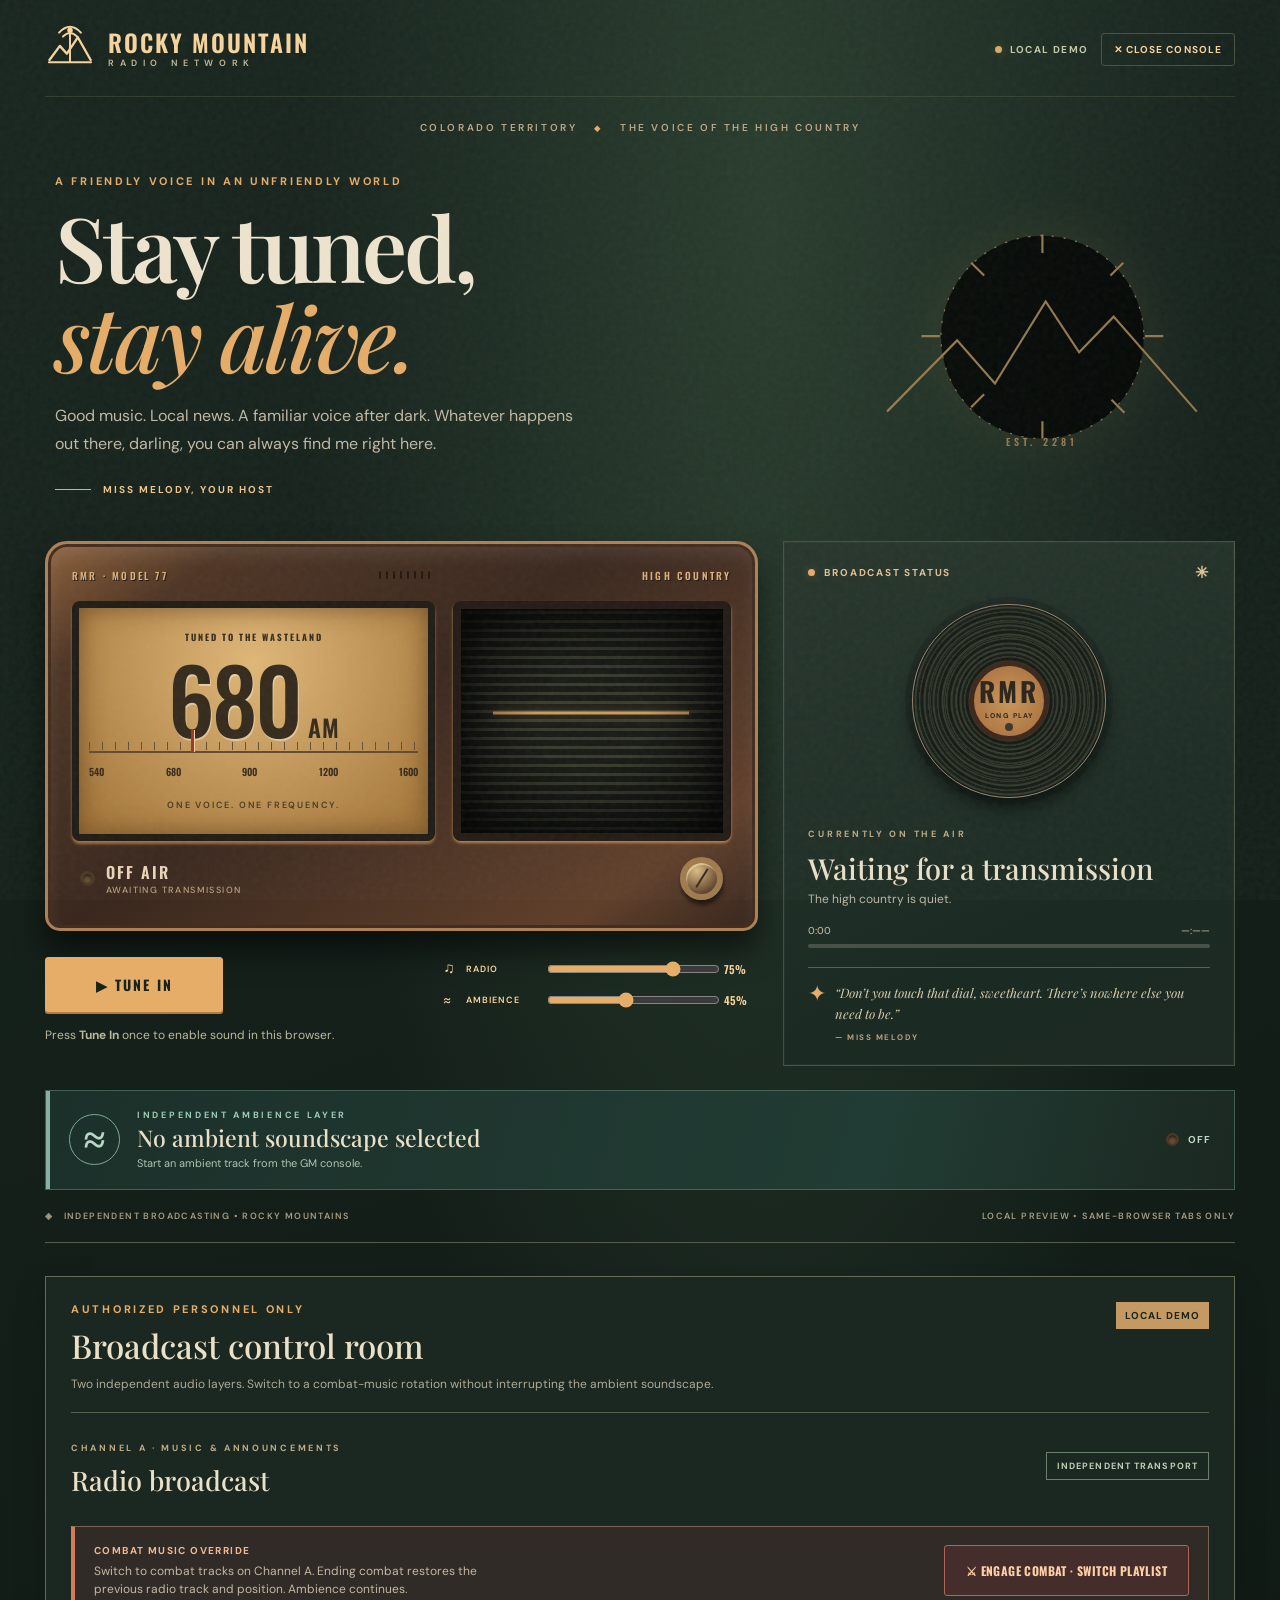
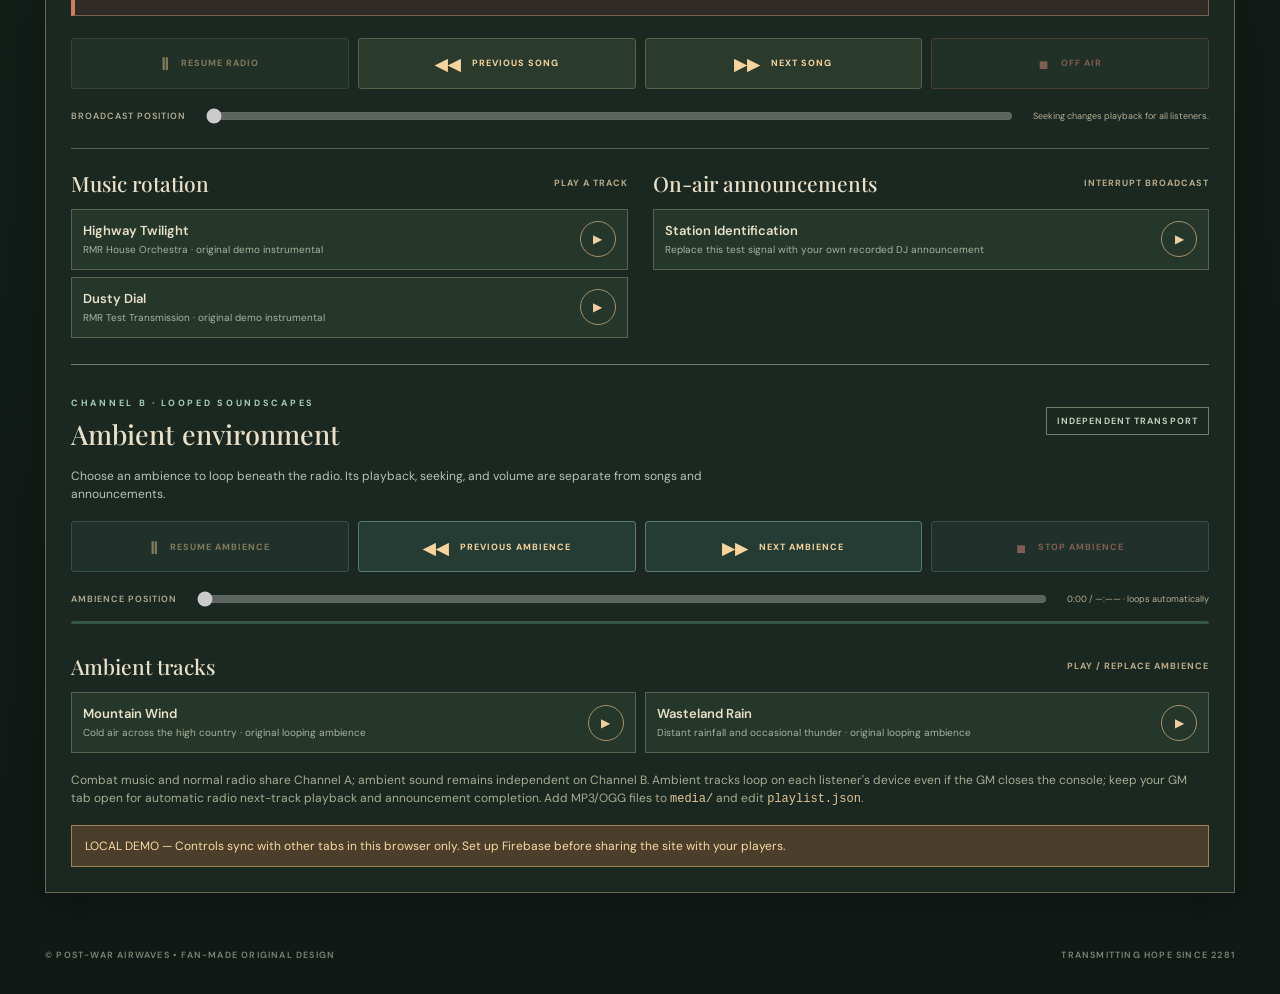
<file: rocky-mountain-radio-combat-mode-github-pages/index.html>
<!doctype html>
<html lang="en">
<head>
  <meta charset="utf-8">
  <meta name="viewport" content="width=device-width, initial-scale=1">
  <meta name="theme-color" content="#141a18">
  <meta name="description" content="Rocky Mountain Radio. One frequency, one shared broadcast, anywhere in the wasteland.">
  <title>Rocky Mountain Radio · The Voice of the High Country</title>
  <link rel="icon" type="image/svg+xml" href="favicon.svg">
  <link rel="stylesheet" href="styles.css">
</head>
<body>
  <div class="noise" aria-hidden="true"></div>
  <main class="shell">
    <header class="site-header">
      <a class="brand" href="./" aria-label="Rocky Mountain Radio home">
        <span class="brand-mark" aria-hidden="true">
          <svg viewBox="0 0 64 64" fill="none"><path d="M5 47 19 28l9 10L42 17l17 30" stroke="currentColor" stroke-width="3" stroke-linejoin="round"/><path d="M5 49h54M32 47V8M23 16q9-9 18 0M18 11q14-15 28 0" stroke="currentColor" stroke-width="2.5" stroke-linecap="round"/><circle cx="32" cy="8" r="3.5" fill="currentColor"/></svg>
        </span>
        <span><strong>ROCKY MOUNTAIN</strong><small>R A D I O &nbsp; N E T W O R K</small></span>
      </a>
      <div class="header-actions">
        <span id="connectionBadge" class="connection-badge"><span class="dot"></span> INITIALIZING</span>
        <button id="gmAccessButton" class="button button-quiet button-small" type="button">⚙ GM ACCESS</button>
      </div>
    </header>

    <div class="eyebrow"><span>COLORADO TERRITORY</span><span class="separator">◆</span><span>THE VOICE OF THE HIGH COUNTRY</span></div>
    <section class="hero">
      <div class="hero-copy">
        <p class="overline">A FRIENDLY VOICE IN AN UNFRIENDLY WORLD</p>
        <h1>Stay tuned,<br><em>stay alive.</em></h1>
        <p>Good music. Local news. A familiar voice after dark. Whatever happens out there, darling, you can always find me right here.</p>
        <div class="host-signoff"><span class="host-line"></span> MISS MELODY, YOUR HOST</div>
      </div>
      <div class="sunburst" aria-hidden="true">
        <svg viewBox="0 0 310 220"><circle cx="156" cy="115" r="71" stroke="currentColor" stroke-width="1"/><circle cx="156" cy="115" r="94" stroke="currentColor" stroke-width="1" stroke-dasharray="2 9"/><path d="M12 184 77 118l35 40 47-76 31 47 32-33 77 88" stroke="currentColor" stroke-width="2" fill="none"/><path d="M156 20v17M156 193v16M61 114H44M268 114h-17M90 46l12 12M220 173l12 12M90 180l12-12M219 58l12-12" stroke="currentColor" stroke-width="2"/></svg>
        <span>EST. 2281</span>
      </div>
    </section>

    <section class="main-grid" aria-label="Radio player and station information">
      <div class="receiver-wrap">
        <div class="receiver">
          <div class="receiver-top"><span>RMR · MODEL 77</span><div class="receiver-vents" aria-hidden="true"><i></i><i></i><i></i><i></i><i></i><i></i><i></i><i></i></div><span>HIGH COUNTRY</span></div>
          <div class="receiver-face">
            <div class="freq-panel">
              <span class="label-top">TUNED TO THE WASTELAND</span>
              <div class="freq-display"><span class="freq-number">680</span><span class="freq-unit">AM</span></div>
              <div class="freq-scale" aria-hidden="true"><div class="needle"></div><span>540</span><span>680</span><span>900</span><span>1200</span><span>1600</span></div>
              <p class="receiver-slogan">ONE VOICE. ONE FREQUENCY.</p>
            </div>
            <div class="speaker" aria-hidden="true"><div class="speaker-lines"></div><div class="speaker-center"><svg viewBox="0 0 100 60" preserveAspectRatio="none"><path id="wavePath" d="M0 30 L100 30" stroke="currentColor" stroke-width="2.8" fill="none"/></svg></div></div>
          </div>
          <div class="receiver-controls">
            <div class="broadcast-status"><span id="onAirLight" class="indicator-light"></span><div><strong id="radioState">OFF AIR</strong><small id="radioSubstate">AWAITING TRANSMISSION</small></div></div>
            <div class="dial-graphic" aria-hidden="true"><span></span></div>
          </div>
        </div>
        <div class="player-controls dual-mix-controls">
          <button id="tuneButton" class="button button-main" type="button"><span id="tuneIcon">▶</span> <span id="tuneLabel">TUNE IN</span></button>
          <div class="volume-stack" aria-label="Independent local volume controls">
            <div class="volume-group"><span aria-hidden="true">♫</span><label for="volumeSlider">RADIO</label><input id="volumeSlider" type="range" min="0" max="100" value="75" aria-label="Radio volume on this device"><output id="volumeLabel">75%</output></div>
            <div class="volume-group"><span aria-hidden="true">≈</span><label for="ambientVolumeSlider">AMBIENCE</label><input id="ambientVolumeSlider" type="range" min="0" max="100" value="45" aria-label="Ambience volume on this device"><output id="ambientVolumeLabel">45%</output></div>
          </div>
        </div>
        <div id="audioHint" class="audio-hint" role="status">Press <b>Tune In</b> once to enable sound in this browser.</div>
      </div>

      <aside class="info-panel">
        <div class="info-topline"><span class="live-dot"></span><span id="programLabel">BROADCAST STATUS</span><span class="info-star">✳</span></div>
        <div id="combatStatus" class="combat-status" hidden>⚠ COMBAT MODE ACTIVE · RADIO OVERRIDE</div>
        <div class="record-art" aria-hidden="true"><div class="record-ring r1"></div><div class="record-ring r2"></div><div class="record-ring r3"></div><div class="record-label"><span>RMR</span><small>LONG PLAY</small></div></div>
        <div class="now-playing"><span class="subheading">CURRENTLY ON THE AIR</span><h2 id="trackTitle">Waiting for a transmission</h2><p id="trackArtist">The high country is quiet.</p></div>
        <div class="progress-box"><div class="progress-meta"><span id="elapsedLabel">0:00</span><span id="durationLabel">—:——</span></div><div class="progress-track" aria-label="Broadcast progress"><div id="progressFill"></div></div></div>
        <div class="message-card"><span class="signal-symbol">✦</span><p id="stationMessage">“Don't you touch that dial, sweetheart. There's nowhere else you need to be.”</p><small>— MISS MELODY</small></div>
      </aside>
    </section>

    <section class="ambient-strip" aria-label="Ambient soundscape status">
      <div class="ambient-mark" aria-hidden="true">≈</div>
      <div class="ambient-text"><span class="subheading">INDEPENDENT AMBIENCE LAYER</span><strong id="ambientTitle">No ambient soundscape selected</strong><small id="ambientArtist">Start an ambient track from the GM console.</small></div>
      <div class="ambient-state-badge"><span id="ambientLive" class="indicator-light"></span><span id="ambientState">OFF</span></div>
    </section>

    <div class="bottom-bar"><span>◈ &nbsp; INDEPENDENT BROADCASTING • ROCKY MOUNTAINS</span><span id="modeDescription">LOCAL PREVIEW • SAME-BROWSER TABS ONLY</span></div>

    <section id="gmPanel" class="gm-panel" hidden aria-labelledby="gmTitle">
      <div class="gm-head"><div><p class="overline">AUTHORIZED PERSONNEL ONLY</p><h2 id="gmTitle">Broadcast control room</h2><p>Two independent audio layers. Switch to a combat-music rotation without interrupting the ambient soundscape.</p></div><div class="gm-head-actions"><span id="gmBadge" class="gm-badge">GM CONSOLE</span><button id="signOutButton" class="button button-quiet button-small" type="button" hidden>SIGN OUT</button></div></div>
      <div id="loginPanel" class="login-panel" hidden>
        <div><h3>Sign in as station director</h3><p>Listeners don't need an account or password. Only you need to sign in to change the broadcast.</p></div>
        <form id="loginForm" class="login-form">
          <label>Email<input id="gmEmail" type="email" autocomplete="username" required placeholder="you@example.com"></label>
          <label>Password<input id="gmPassword" type="password" autocomplete="current-password" required placeholder="••••••••"></label>
          <button type="submit" class="button button-main">UNLOCK CONSOLE</button>
        </form>
        <p id="loginError" class="form-error" role="alert"></p>
      </div>
      <div id="controlPanel" hidden>
        <div class="channel-title"><div><span class="subheading">CHANNEL A · MUSIC & ANNOUNCEMENTS</span><h3>Radio broadcast</h3></div><span class="channel-pill">INDEPENDENT TRANSPORT</span></div>
        <div class="combat-controls">
          <div><strong>COMBAT MUSIC OVERRIDE</strong><small>Switch to combat tracks on Channel A. Ending combat restores the previous radio track and position. Ambience continues.</small></div>
          <button id="combatToggle" class="button button-control combat-toggle" type="button" aria-pressed="false">⚔ ENGAGE COMBAT · SWITCH PLAYLIST</button>
        </div>
        <div class="gm-controls">
          <div class="control-buttons">
            <button id="pauseButton" class="button button-control" type="button">Ⅱ <span>PAUSE / RESUME</span></button>
            <button id="backButton" class="button button-control" type="button">◀◀ <span>PREVIOUS SONG</span></button>
            <button id="nextButton" class="button button-control" type="button">▶▶ <span>NEXT SONG</span></button>
            <button id="stopButton" class="button button-control danger" type="button">■ <span>OFF AIR</span></button>
          </div>
          <div class="scrub-row"><label for="gmSeek">BROADCAST POSITION</label><input type="range" id="gmSeek" min="0" max="1000" value="0" aria-label="Seek position for everyone"><small>Seeking changes playback for all listeners.</small></div>
          <div id="resumeNotice" class="resume-notice" hidden><span id="resumeNoticeText">ANNOUNCEMENT INTERRUPTING MUSIC</span><button id="resumeMusicButton" class="button button-outline button-small" type="button">END BULLETIN + RESUME MUSIC</button></div>
        </div>
        <div class="library-grid">
          <div class="library-column">
            <section id="normalMusicSection"><div class="library-title"><h3>Music rotation</h3><span>PLAY A TRACK</span></div><div id="musicList" class="track-list"></div></section>
            <section id="combatMusicSection" hidden><div class="library-title"><h3>Combat rotation</h3><span>COMBAT TRACKS</span></div><p class="combat-list-note">The combat playlist replaces regular music until you end combat.</p><div id="combatList" class="track-list"></div></section>
          </div>
          <div class="library-column"><div class="library-title"><h3>On-air announcements</h3><span>INTERRUPT BROADCAST</span></div><div id="announcementList" class="track-list"></div></div>
        </div>
        <section class="ambience-console" aria-label="Ambient soundscape controls">
          <div class="channel-title"><div><span class="subheading">CHANNEL B · LOOPED SOUNDSCAPES</span><h3>Ambient environment</h3></div><span class="channel-pill">INDEPENDENT TRANSPORT</span></div>
          <p class="console-intro">Choose an ambience to loop beneath the radio. Its playback, seeking, and volume are separate from songs and announcements.</p>
          <div class="control-buttons ambience-buttons">
            <button id="ambientPauseButton" class="button button-control" type="button">Ⅱ <span>PAUSE AMBIENCE</span></button>
            <button id="ambientBackButton" class="button button-control" type="button">◀◀ <span>PREVIOUS AMBIENCE</span></button>
            <button id="ambientNextButton" class="button button-control" type="button">▶▶ <span>NEXT AMBIENCE</span></button>
            <button id="ambientStopButton" class="button button-control danger" type="button">■ <span>STOP AMBIENCE</span></button>
          </div>
          <div class="scrub-row"><label for="ambientSeek">AMBIENCE POSITION</label><input type="range" id="ambientSeek" min="0" max="1000" value="0" aria-label="Seek ambience for everyone"><small><span id="ambientElapsedLabel">0:00</span> / <span id="ambientDurationLabel">—:——</span> · loops automatically</small></div>
          <div class="ambient-progress-track"><div id="ambientProgressFill"></div></div>
          <div class="library-title ambience-library-title"><h3>Ambient tracks</h3><span>PLAY / REPLACE AMBIENCE</span></div>
          <div id="ambienceList" class="track-list ambient-track-grid"></div>
        </section>
        <p class="gm-footnote">Combat music and normal radio share Channel A; ambient sound remains independent on Channel B. Ambient tracks loop on each listener's device even if the GM closes the console; keep your GM tab open for automatic radio next-track playback and announcement completion. Add MP3/OGG files to <code>media/</code> and edit <code>playlist.json</code>.</p>
      </div>
      <div id="demoWarning" class="demo-warning" hidden>LOCAL DEMO — Controls sync with other tabs in this browser only. Set up Firebase before sharing the site with your players.</div>
    </section>

    <footer class="footer"><span>© POST-WAR AIRWAVES • FAN-MADE ORIGINAL DESIGN</span><span>TRANSMITTING HOPE SINCE 2281</span></footer>
  </main>
  <div id="toast" class="toast" role="status" aria-live="polite"></div>
  <audio id="stationAudio" preload="auto"></audio>
  <audio id="ambientAudio" preload="auto" loop></audio>
  <script type="module" src="app.js"></script>
</body>
</html>
</file>
<file: rocky-mountain-radio-combat-mode-github-pages/styles.css>
@import url('https://fonts.googleapis.com/css2?family=DM+Sans:wght@400;500;600;700&family=Oswald:wght@400;500;600;700&family=Playfair+Display:ital,wght@0,500;0,600;1,500;1,600&display=swap');
:root{--bg:#111916;--green:#1a2923;--green2:#213129;--gold:#e6ad68;--gold2:#f7d49d;--cream:#eadfc7;--muted:#a79e8b;--line:#495044;--paper:#c8b993;--red:#e77e65;--shadow:rgba(0,0,0,.38)}
*{box-sizing:border-box}html{min-height:100%;scroll-behavior:smooth}body{margin:0;min-height:100vh;background:radial-gradient(ellipse at 60% 8%,#293d2e 0,transparent 43%),linear-gradient(160deg,#18251e,#101915 80%);color:var(--cream);font:15px/1.5 'DM Sans',Arial,sans-serif}button,input{font:inherit}button{cursor:pointer}button:disabled{opacity:.48;cursor:not-allowed}a{color:inherit}a:focus-visible,button:focus-visible,input:focus-visible{outline:2px solid var(--gold2);outline-offset:3px}[hidden]{display:none!important}.noise{position:fixed;inset:0;z-index:10;pointer-events:none;opacity:.13;background-image:url("data:image/svg+xml,%3Csvg viewBox='0 0 180 180' xmlns='http://www.w3.org/2000/svg'%3E%3Cfilter id='n'%3E%3CfeTurbulence type='fractalNoise' baseFrequency='.9' numOctaves='3' stitchTiles='stitch'/%3E%3C/filter%3E%3Crect width='100%25' height='100%25' filter='url(%23n)' opacity='.38'/%3E%3C/svg%3E")}.shell{width:min(1190px,calc(100% - 48px));margin:auto}.site-header{display:flex;align-items:center;justify-content:space-between;padding:24px 0 22px;border-bottom:1px solid #56604965;gap:15px}.brand{display:flex;align-items:center;gap:13px;text-decoration:none;color:var(--gold2);line-height:1}.brand-mark{display:flex;width:50px;height:50px;align-items:center}.brand-mark svg{width:100%;height:100%}.brand strong{display:block;white-space:nowrap;font:600 24px/1 'Oswald',sans-serif;letter-spacing:2px}.brand small{font:600 9px 'DM Sans',sans-serif;letter-spacing:1.8px;color:var(--paper)}.header-actions{display:flex;align-items:center;gap:12px}.connection-badge{display:inline-flex;align-items:center;gap:8px;font:700 10px 'DM Sans';letter-spacing:1.4px;color:#c5c9a9;white-space:nowrap}.dot,.live-dot{width:7px;height:7px;background:#d7ad65;border-radius:50%;box-shadow:0 0 9px #d7ad654e}.connection-badge.online .dot{background:#94d5a0;box-shadow:0 0 9px #94d5a078}.connection-badge.offline .dot{background:#df8478;box-shadow:0 0 9px #df84785a}.button{border:1px solid #867e61;background:transparent;color:var(--cream);border-radius:3px;padding:12px 18px;font:700 12px 'DM Sans';letter-spacing:1.1px;transition:background .18s,transform .18s,border-color .18s}.button:hover:not(:disabled){background:#e6ad681c;border-color:var(--gold2)}.button:active:not(:disabled){transform:translateY(1px)}.button-small{padding:9px 12px;font-size:10px}.button-quiet{border-color:#485046;color:var(--gold2)}.button-main{background:var(--gold);color:#18231c;border-color:var(--gold);box-shadow:0 2px 0 #b27b43;font:700 14px 'Oswald',sans-serif;letter-spacing:2px}.button-main:hover:not(:disabled){background:var(--gold2);color:#16211b}.button-outline{border-color:var(--gold);color:var(--gold2)}.eyebrow{display:flex;align-items:center;justify-content:center;gap:17px;margin:24px auto 0;color:#bba988;font:600 10px 'DM Sans';letter-spacing:2.6px;text-align:center}.separator{font-size:8px;color:var(--gold)}.hero{display:flex;align-items:center;justify-content:space-between;padding:40px 26px 45px 10px;gap:30px}.hero-copy{max-width:610px}.overline,.subheading{font:700 11px 'DM Sans',sans-serif;letter-spacing:2.7px;color:var(--gold)}h1,h2,h3,p{margin-top:0}.hero h1{font:600 clamp(54px,7vw,92px)/1.01 'Playfair Display',Georgia,serif;letter-spacing:-3px;margin:13px 0 20px;color:#eee4ce}.hero h1 em{font-weight:500;color:var(--gold)}.hero-copy>p:not(.overline){font:400 16px/1.75 'DM Sans',sans-serif;max-width:530px;color:#c0b9a4}.host-signoff{display:flex;align-items:center;gap:12px;color:#f0c68c;font:700 10px 'DM Sans',sans-serif;letter-spacing:2px;margin-top:25px}.host-line{height:1px;background:var(--gold);width:36px}.sunburst{min-width:260px;flex:0 0 29%;position:relative;color:#be955d;opacity:.74}.sunburst svg{width:100%;filter:drop-shadow(0 0 27px #dda86421)}.sunburst span{position:absolute;bottom:8px;left:50%;transform:translateX(-50%);font:600 10px 'Oswald';letter-spacing:4px;white-space:nowrap}.main-grid{display:grid;grid-template-columns:minmax(0,1.58fr) minmax(300px,1fr);gap:25px;align-items:stretch}.receiver-wrap{min-width:0}.receiver{padding:24px 24px 18px;border-radius:22px 22px 15px 15px;border:3px solid #ae8155;background:linear-gradient(145deg,#8b603a 0,#4e3524 15%,#3a281e 45%,#60402b 85%,#38271f 100%);box-shadow:inset 0 0 0 3px #422d20,inset 0 10px 18px #ffffff18,0 19px 30px #0008;min-height:390px}.receiver-top{display:flex;justify-content:space-between;align-items:center;color:#d9b07d;font:600 10px 'Oswald';letter-spacing:2.2px;text-shadow:1px 1px #23180f}.receiver-vents{display:flex;gap:5px;align-items:center}.receiver-vents i{width:2px;height:8px;background:#24170f;border-radius:4px}.receiver-face{display:grid;grid-template-columns:1.2fr .92fr;gap:18px;margin-top:18px;min-height:240px}.freq-panel{border:7px solid #201c16;border-radius:8px;background:radial-gradient(ellipse at 50% 25%,#e0b778 0%,#a7793c 90%);box-shadow:inset 0 0 24px #543719a8,0 3px 3px #a07044;display:flex;flex-direction:column;align-items:center;justify-content:center;padding:17px 10px;color:#352b1c;text-align:center}.label-top{font:700 9px 'Oswald';letter-spacing:2px;white-space:nowrap}.freq-display{display:flex;align-items:baseline;gap:8px;margin:9px 0 6px}.freq-number{font:500 clamp(62px,7vw,106px)/1 'Oswald';letter-spacing:-3px;text-shadow:1px 2px #fff6}.freq-unit{font:600 24px 'Oswald';letter-spacing:1px}.freq-scale{position:relative;width:100%;display:flex;justify-content:space-between;border-top:2px solid #5e4d34;padding-top:11px;font:600 10px 'Oswald'}.freq-scale:before{content:"";position:absolute;top:-11px;left:0;right:0;height:8px;background:repeating-linear-gradient(90deg,#645039 0 1px,transparent 1px 13px)}.needle{position:absolute;width:3px;background:#9b3927;box-shadow:1px 0 #f4d3a3;height:22px;top:-23px;left:31%}.receiver-slogan{font:600 9px 'DM Sans';letter-spacing:1.8px;margin:20px 0 0;opacity:.83}.speaker{position:relative;overflow:hidden;border:8px solid #241b16;border-radius:8px;background:repeating-linear-gradient(0deg,#181a15 0 3px,#383a2d 3px 6px,#181a15 6px 9px);box-shadow:inset 0 0 38px #050707,0 2px 3px #b88550}.speaker:after{content:"";position:absolute;inset:0;background:radial-gradient(ellipse,transparent 30%,#0009 90%);pointer-events:none}.speaker-center{width:75%;position:absolute;left:12%;top:33%;color:#e7ab65;opacity:.87;filter:drop-shadow(0 0 6px #efa96d94)}.speaker-center svg{width:100%;height:60px}.receiver-controls{display:flex;align-items:center;justify-content:space-between;padding:16px 8px 0}.broadcast-status{display:flex;align-items:center;gap:11px}.indicator-light{display:block;width:15px;height:15px;border:3px solid #4b3825;border-radius:50%;background:#624d35;box-shadow:inset 0 2px 3px #0009}.indicator-light.lit{background:#ef5a3d;box-shadow:0 0 14px #ee573d,inset 0 0 6px #ffe3a7}.broadcast-status strong{font:600 16px 'Oswald';letter-spacing:2px;color:#ead5b9;display:block}.broadcast-status small{font:500 9px 'DM Sans';letter-spacing:1.4px;color:#bba17e;display:block}.dial-graphic{height:43px;width:43px;border-radius:50%;border:6px solid #9f7b4d;background:radial-gradient(circle at 35% 25%,#dbbd86,#715437 65%,#44301f 90%);box-shadow:1px 5px 4px #0008,inset 1px 2px 1px #fce3ae9c;display:grid;place-items:center}.dial-graphic span{height:22px;width:2px;background:#3b291c;transform:rotate(32deg)}.player-controls{display:flex;align-items:center;justify-content:space-between;gap:18px;margin-top:26px}.player-controls .button-main{min-width:178px;padding:16px}.volume-group{display:flex;align-items:center;gap:9px;color:var(--gold2);min-width:0}.volume-group label{font:600 10px 'DM Sans';letter-spacing:1.8px}.volume-group output{font:600 11px 'Oswald';min-width:34px}.volume-group input{accent-color:var(--gold);width:100px;min-width:45px}.audio-hint{color:#b9ba9e;font-size:12px;margin-top:14px;min-height:19px}.audio-hint.warning{color:#f5b69d}.info-panel{border:1px solid #7377617c;padding:20px 24px 23px;background:linear-gradient(155deg,#28362c,#1b2b23 70%,#1d2922);box-shadow:inset 0 0 0 1px #ffffff08;display:flex;flex-direction:column;min-width:0}.info-topline{display:flex;align-items:center;gap:9px;color:#e2c191;font:700 10px 'DM Sans';letter-spacing:1.8px}.live-dot{background:#e9a96c}.info-star{margin-left:auto;font-size:16px}.record-art{width:194px;height:194px;border:1px solid #99866f;margin:21px auto 16px;border-radius:50%;position:relative;background:repeating-radial-gradient(circle,#182019 0 2px,#333b2e 3px 4px,#151a15 5px 7px,#323628 8px 9px);box-shadow:0 10px 18px #0008,0 0 0 7px #0002;animation:recordSpin 12s linear infinite;animation-play-state:paused}.record-art.spinning{animation-play-state:running}.record-ring{border:1px solid #88836e42;border-radius:50%;position:absolute;inset:17px}.record-ring.r2{inset:31px}.record-ring.r3{inset:43px}.record-label{background:radial-gradient(circle,#ca965b,#a46b39);border:5px solid #3d271b;inset:56px;position:absolute;display:flex;align-items:center;justify-content:center;flex-direction:column;border-radius:50%;color:#2b251c;text-align:center}.record-label span{font:700 27px 'Oswald';letter-spacing:3px}.record-label small{font:700 7px 'DM Sans';letter-spacing:1.1px}.record-label:after{content:"";background:#3e362b;width:8px;height:8px;border-radius:50%;margin-top:3px}@keyframes recordSpin{to{transform:rotate(360deg)}}.now-playing{margin-top:7px}.subheading{font-size:9px;color:#bfab82}.now-playing h2{font:500 clamp(22px,2.5vw,29px)/1.23 'Playfair Display';margin:8px 0 3px;overflow-wrap:anywhere}.now-playing p{color:#bcb7a6;font-size:12px;margin-bottom:0}.progress-box{margin:16px 0 19px}.progress-meta{display:flex;justify-content:space-between;color:#b9af93;font:500 10px 'DM Sans';margin-bottom:7px}.progress-track{height:4px;background:#485147;border-radius:4px;overflow:hidden}.progress-track>div{height:100%;width:0;background:var(--gold);transition:width .45s linear}.message-card{display:grid;grid-template-columns:20px 1fr;gap:0 7px;border-top:1px solid #5b604f;padding-top:15px;margin-top:auto}.signal-symbol{color:var(--gold);font-size:22px;grid-row:span 2;line-height:1}.message-card p{font:italic 13px/1.6 'Playfair Display',serif;color:#d6ccaa;margin:0}.message-card small{color:#b9a17e;font:700 8px 'DM Sans';letter-spacing:1.5px;margin-top:7px}.bottom-bar{display:flex;justify-content:space-between;gap:20px;padding:20px 0;color:#a49c83;font:600 9px 'DM Sans';letter-spacing:1.4px;border-bottom:1px solid #555c4c}.gm-panel{margin:33px 0;background:#1b2821;border:1px solid #666c55;padding:25px;box-shadow:0 11px 30px #0003}.gm-head{display:flex;justify-content:space-between;gap:20px;align-items:flex-start;border-bottom:1px solid #58604e;padding-bottom:19px}.gm-head .overline{margin:0 0 7px}.gm-head h2{font:500 33px 'Playfair Display';margin:0 0 8px}.gm-head p:not(.overline){color:#afa994;font-size:12px;margin:0}.gm-head-actions{display:flex;gap:10px;align-items:center}.gm-badge{background:#c59a62;color:#1a241b;font:700 10px 'DM Sans';letter-spacing:1px;padding:7px 9px}.login-panel{display:grid;grid-template-columns:1fr 1.1fr;gap:18px;padding:25px 0}.login-panel h3{font:500 23px 'Playfair Display';margin:0 0 7px}.login-panel p{color:#a9ac96;font-size:13px}.login-form{display:flex;flex-direction:column;gap:10px}.login-form label{display:flex;flex-direction:column;font:700 10px 'DM Sans';letter-spacing:1px;color:#cbad7d;gap:5px}.login-form input{background:#101a14;border:1px solid #68715b;border-radius:2px;color:#fff;padding:10px;min-width:0}.login-form button{align-self:flex-start}.form-error{color:#f2a18d;margin:6px 0}.gm-controls{padding:22px 0}.control-buttons{display:grid;grid-template-columns:repeat(4,1fr);gap:9px}.button-control{display:flex;align-items:center;justify-content:center;gap:11px;min-height:51px;background:#2a3b2e;border-color:#57614c;color:var(--gold2);font-family:'Oswald';font-size:16px}.button-control span{font:700 9px 'DM Sans';letter-spacing:1px}.button-control.danger{border-color:#85564e;color:#ef9789}.scrub-row{display:flex;align-items:center;gap:18px;margin:17px 0 0}.scrub-row label,.scrub-row small{color:#b4ad94;font:600 9px 'DM Sans';letter-spacing:1px;white-space:nowrap}.scrub-row input{accent-color:var(--gold);flex:1;min-width:0}.scrub-row small{font-weight:400;letter-spacing:0;white-space:normal}.resume-notice{margin-top:17px;padding:12px 14px;border:1px solid #aa7b49;display:flex;align-items:center;justify-content:space-between;gap:10px;font:700 10px 'DM Sans';letter-spacing:1px;color:#f1c58d}.library-grid{display:grid;grid-template-columns:1fr 1fr;gap:25px;border-top:1px solid #56624d;padding-top:20px}.library-column{min-width:0}.library-title{display:flex;justify-content:space-between;align-items:center;gap:10px}.library-title h3{font:500 21px 'Playfair Display';margin:0}.library-title span{font:700 9px 'DM Sans';letter-spacing:1px;color:#baab89;white-space:nowrap}.track-list{margin-top:12px;display:flex;flex-direction:column;gap:7px}.track-row{border:1px solid #58634f;background:#25372a;min-height:61px;display:flex;align-items:center;justify-content:space-between;padding:9px 11px;gap:8px}.track-row.active{border-color:#d5a76d;background:#354435}.track-info{min-width:0}.track-info strong{display:block;font:600 13px 'DM Sans';white-space:nowrap;overflow:hidden;text-overflow:ellipsis}.track-info small{display:block;color:#aab39f;font-size:10px;margin-top:3px;white-space:nowrap;overflow:hidden;text-overflow:ellipsis}.track-play{background:transparent;border:1px solid #a99169;color:#f2cf9e;min-width:36px;height:36px;border-radius:50%;font-size:12px}.track-play:hover{background:#e5b26d2a}.gm-footnote{color:#a9ac93;font-size:12px;margin:18px 0 0}.gm-footnote code{color:#e3c693}.demo-warning{margin-top:17px;background:#4b3f2b;border:1px solid #a08355;padding:11px 13px;color:#f8d9a3;font-size:12px}.footer{display:flex;justify-content:space-between;gap:10px;padding:23px 0 34px;color:#7d8574;font:600 9px 'DM Sans';letter-spacing:1.2px}.toast{position:fixed;z-index:20;bottom:22px;left:50%;transform:translate(-50%,20px);padding:13px 17px;border:1px solid var(--gold);background:#1f2d25;color:var(--cream);box-shadow:0 10px 25px #0008;max-width:min(480px,90vw);pointer-events:none;opacity:0;transition:transform .18s,opacity .18s;font-size:13px}.toast.visible{transform:translate(-50%,0);opacity:1}
@media(max-width:850px){.main-grid{grid-template-columns:1fr}.info-panel{display:grid;grid-template-columns:200px 1fr;gap:0 26px}.info-topline{grid-column:1/-1}.record-art{grid-row:span 3;margin:23px auto}.now-playing{margin-top:30px}.message-card{grid-column:1/-1;margin-top:16px}.progress-box{margin:12px 0}.hero{padding-right:0}.sunburst{min-width:175px}.control-buttons{grid-template-columns:1fr 1fr}}@media(max-width:600px){.shell{width:min(100% - 30px,480px)}.site-header{padding:16px 0;align-items:flex-start}.brand-mark{width:37px;height:37px}.brand{gap:7px}.brand strong{font-size:17px;letter-spacing:1.1px}.brand small{font-size:7px;letter-spacing:1px}.header-actions{align-items:flex-end;flex-direction:column;gap:6px}.connection-badge{font-size:8px;letter-spacing:0}.button-small{padding:6px 9px}.eyebrow{font-size:8px;gap:9px;letter-spacing:1px;margin-top:20px}.hero{padding:29px 0 34px}.hero h1{font-size:57px;letter-spacing:-2px}.hero-copy>p:not(.overline){font-size:14px}.hero .overline{font-size:9px;letter-spacing:1.2px}.sunburst{display:none}.receiver{padding:15px 13px;border-radius:15px;min-height:0}.receiver-top{font-size:8px}.receiver-face{gap:10px;grid-template-columns:1.24fr .8fr;min-height:175px;margin-top:13px}.freq-panel{border-width:5px;padding:10px 6px}.label-top{font-size:7px;letter-spacing:.6px}.freq-number{font-size:64px}.freq-unit{font-size:17px}.freq-scale{font-size:8px}.receiver-slogan{font-size:7px;letter-spacing:.5px;margin-top:12px}.speaker{border-width:5px}.speaker-center{top:30%}.receiver-controls{padding-top:13px}.player-controls{gap:7px}.player-controls .button-main{min-width:132px;padding:13px 9px}.volume-group{gap:5px}.volume-group label{display:none}.volume-group input{width:74px}.info-panel{grid-template-columns:135px 1fr;padding:16px;gap:0 13px}.record-art{width:122px;height:122px}.record-label{inset:34px;border-width:3px}.record-label span{font-size:16px}.record-label small{font-size:5px}.record-ring{inset:9px}.record-ring.r2{inset:16px}.record-ring.r3{inset:26px}.now-playing{margin-top:25px}.now-playing h2{font-size:20px}.now-playing p{font-size:11px}.progress-box{grid-column:2;align-self:start}.bottom-bar,.footer{flex-direction:column;font-size:8px;gap:9px}.gm-panel{padding:15px}.gm-head{flex-direction:column}.gm-head h2{font-size:25px}.login-panel,.library-grid{grid-template-columns:1fr}.library-grid{gap:25px}.scrub-row{flex-wrap:wrap;gap:9px}.scrub-row input{flex-basis:100%}.scrub-row small{display:none}.resume-notice{flex-direction:column;align-items:flex-start}.button-control{font-size:14px;gap:6px}.button-control span{font-size:8px}}
@media(prefers-reduced-motion:reduce){*,*:before,*:after{animation-duration:.01ms!important;transition-duration:.01ms!important}}

/* Second independent audio layer: a subtle status strip, dual mixer and GM deck. */
.dual-mix-controls{align-items:center;flex-wrap:wrap}
.volume-stack{display:flex;flex-direction:column;gap:9px;flex:1;min-width:190px;max-width:315px}
.volume-stack .volume-group{display:grid;grid-template-columns:17px 73px minmax(60px,1fr) 34px;gap:6px}
.volume-stack .volume-group label{display:block;font-size:9px;letter-spacing:1px}
.volume-stack .volume-group input{width:100%;min-width:55px}
.ambient-strip{display:flex;align-items:center;gap:17px;padding:18px 23px;margin-top:24px;background:linear-gradient(105deg,#1c302a,#213c34 70%,#1b2821);border:1px solid #668d7c80;box-shadow:inset 4px 0 #89b1a3;min-width:0}
.ambient-mark{width:51px;height:51px;border:1px solid #7fa993;color:#b6d6c6;display:grid;place-items:center;border-radius:50%;font:600 39px/1 Georgia;flex-shrink:0}
.ambient-text{flex:1;min-width:0;display:flex;flex-direction:column;gap:2px}.ambient-text .subheading{color:#9fcbb5}.ambient-text strong{font:500 23px/1.3 'Playfair Display';overflow-wrap:anywhere}.ambient-text small{color:#b0c4b2;font-size:11px}
.ambient-state-badge{display:flex;align-items:center;gap:9px;color:#c1d8c6;font:700 10px 'DM Sans';letter-spacing:1px;white-space:nowrap}
.ambient-state-badge .indicator-light{width:13px;height:13px;border-width:2px}.ambient-state-badge .indicator-light.lit{background:#94d5a0;box-shadow:0 0 12px #94d5a0}
.channel-title{display:flex;align-items:center;justify-content:space-between;gap:14px;padding:22px 0 5px}.channel-title h3{font:500 27px 'Playfair Display';margin:4px 0 0}.channel-pill{font:700 9px 'DM Sans';letter-spacing:1.1px;color:#bfceb8;border:1px solid #6b806b;padding:7px 10px;white-space:nowrap}
.ambience-console{margin-top:26px;padding-top:3px;border-top:1px solid #69806c}.ambience-console .subheading{color:#a3cfb6}.console-intro{color:#b6c4b5;font-size:12px;max-width:680px;margin:10px 0 18px}.ambience-buttons .button-control{background:#243c34;border-color:#577b6d}
.ambient-progress-track{height:3px;background:#385647;border-radius:3px;overflow:hidden;margin:12px 0 26px}.ambient-progress-track>div{height:100%;background:#95bba5;width:0}
.ambience-library-title{padding-top:2px}.ambient-track-grid{display:grid;grid-template-columns:repeat(2,minmax(0,1fr));gap:9px}.ambient-track-grid .track-row.active{background:#2b493c;border-color:#a5cbb0}
@media(max-width:850px){.volume-stack{max-width:unset}.channel-title h3{font-size:24px}}
@media(max-width:600px){.dual-mix-controls{align-items:stretch}.dual-mix-controls .button-main{align-self:center}.volume-stack{flex-basis:100%}.ambient-strip{gap:11px;padding:12px}.ambient-mark{height:35px;width:35px;font-size:28px}.ambient-text strong{font-size:17px}.ambient-text small{font-size:10px}.ambient-state-badge{font-size:8px;letter-spacing:0;align-self:flex-start}.ambient-state-badge .indicator-light{width:10px;height:10px}.channel-title{align-items:flex-start}.channel-title h3{font-size:23px}.channel-pill{font-size:7px;white-space:normal;max-width:115px;text-align:center}.ambient-track-grid{grid-template-columns:1fr}}

/* Combat playlist is a Channel A takeover, not a third audio layer. */
.combat-controls{display:flex;align-items:center;justify-content:space-between;gap:20px;margin-top:23px;padding:17px 19px;background:#302b27;border:1px solid #79634f;border-left:4px solid #d47b59}
.combat-controls>div{display:flex;flex-direction:column;gap:5px;max-width:420px}
.combat-controls strong{font:700 10px 'DM Sans';letter-spacing:1.4px;color:#f1b98f}
.combat-controls small{font-size:12px;color:#c5b7a3;line-height:1.5}
.combat-toggle{flex-shrink:0;min-width:245px;background:#442d2b;border-color:#ae6757;color:#ffd0a7;text-align:center;font-size:12px;font-weight:700;letter-spacing:.4px}
.combat-toggle.active{background:#d47b59;color:#241e1d;border-color:#efaf83}
.combat-active .info-panel{border-color:#986a52;box-shadow:inset 0 4px #bb6e54}
.combat-active .record-label{background:#783f30}
.combat-status{background:#653c2e;color:#ffd2ae;font:700 9px 'DM Sans';letter-spacing:1.2px;text-align:center;padding:9px;margin-top:8px}
.combat-list-note{font-size:11px;color:#e1ac92;margin:6px 0 12px}
#combatMusicSection .track-row.active{background:#51372d;border-color:#dc9370}
@media(max-width:650px){.combat-controls{flex-direction:column;align-items:stretch;gap:12px}.combat-toggle{min-width:0;width:100%}}
</file>
